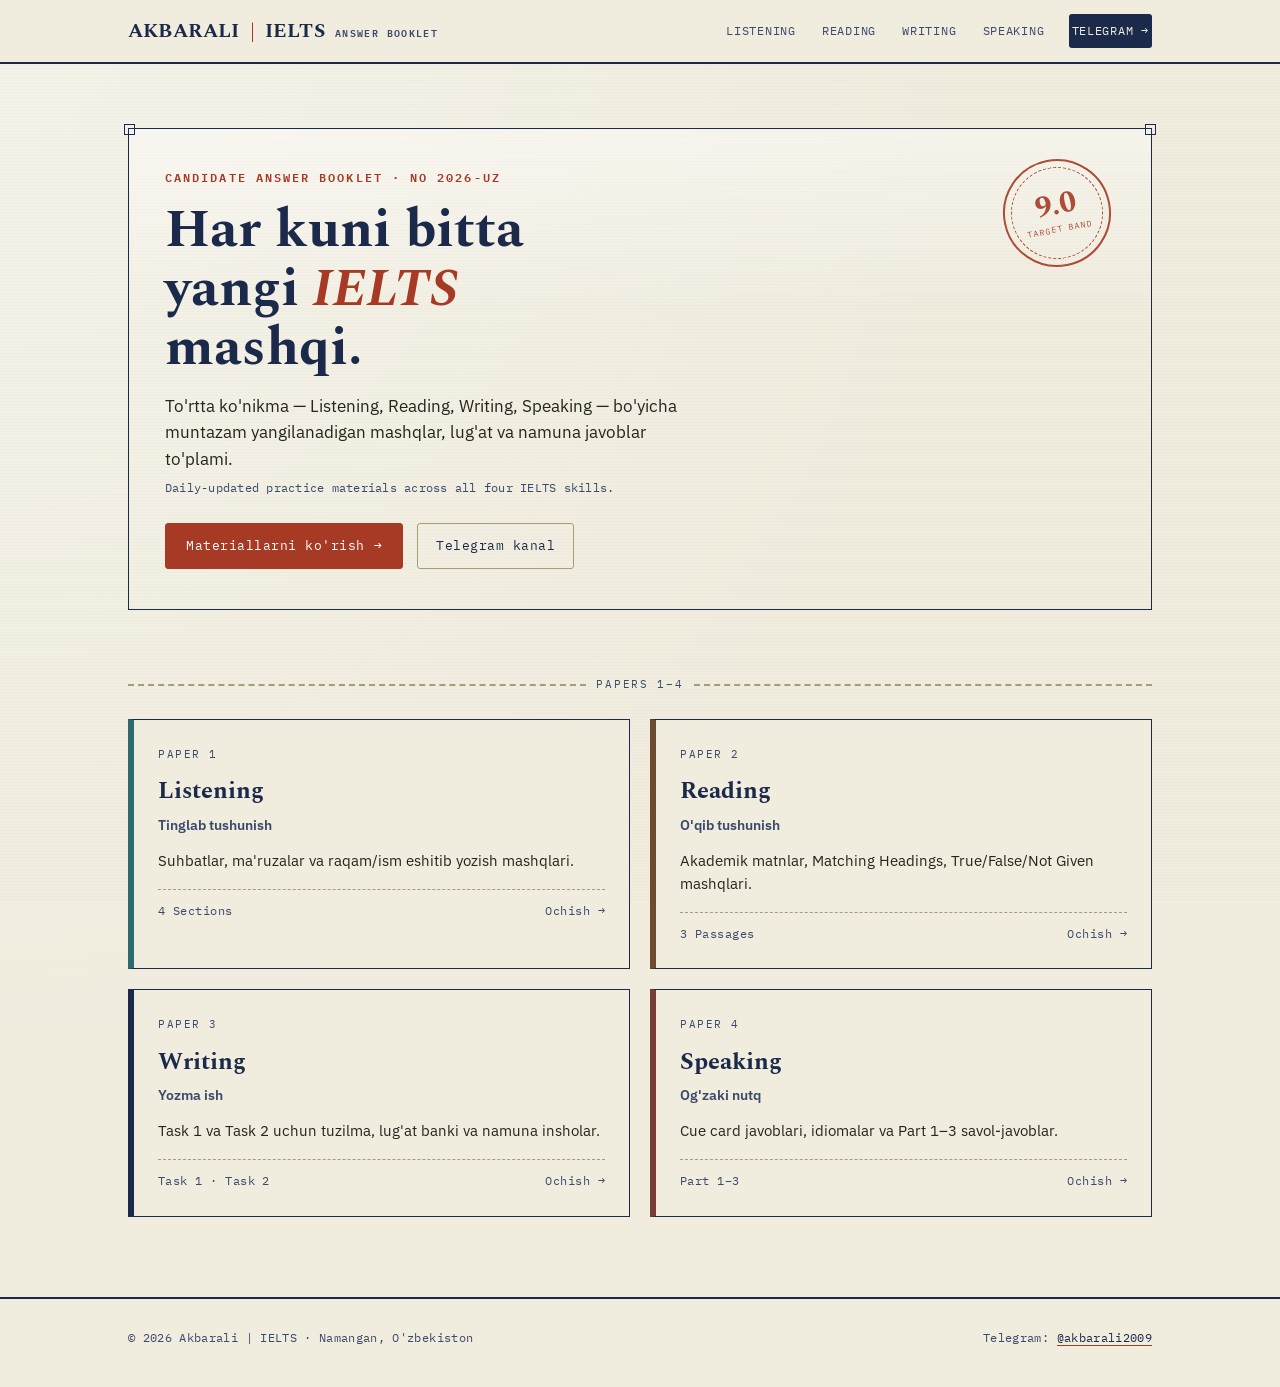
<file: index.html>
<!DOCTYPE html>
<html lang="uz">
<head>
<meta charset="UTF-8">
<meta name="viewport" content="width=device-width, initial-scale=1.0">
<title>Akbarali | IELTS — Kundalik materiallar markazi</title>
<meta name="description" content="Akbarali IELTS — Writing, Reading, Listening va Speaking bo'yicha har kuni yangilanadigan materiallar.">
<link rel="stylesheet" href="styles.css">
</head>
<body>

<header class="topbar">
  <div class="wrap">
    <a href="index.html" class="brand">AKBARALI<span class="pipe">|</span>IELTS <small>Answer Booklet</small></a>
    <nav class="nav-links">
      <a href="listening.html">Listening</a>
      <a href="reading.html">Reading</a>
      <a href="writing.html">Writing</a>
      <a href="speaking.html">Speaking</a>
      <a class="tg-btn" href="https://t.me/akbarali2009" target="_blank" rel="noopener">Telegram →</a>
    </nav>
  </div>
</header>

<main>
  <section class="hero">
    <div class="wrap">
      <div class="hero-frame">
        <div class="seal">
          <div><span class="band">9.0</span><span class="label">Target Band</span></div>
        </div>
        <p class="eyebrow">Candidate Answer Booklet · No 2026-UZ</p>
        <h1>Har kuni bitta yangi <em>IELTS</em> mashqi.</h1>
        <p class="lead">
          To'rtta ko'nikma — Listening, Reading, Writing, Speaking — bo'yicha muntazam yangilanadigan mashqlar, lug'at va namuna javoblar to'plami.
          <span class="en">Daily-updated practice materials across all four IELTS skills.</span>
        </p>
        <div class="hero-actions">
          <a class="btn-primary" href="#papers">Materiallarni ko'rish →</a>
          <a class="btn-ghost" href="https://t.me/akbarali2009" target="_blank" rel="noopener">Telegram kanal</a>
        </div>
      </div>
    </div>
  </section>

  <div class="wrap">
    <div class="tear"><div class="dots"></div><span class="tag">Papers 1–4</span><div class="dots"></div></div>
  </div>

  <section class="wrap" id="papers">
    <div class="papers">
      <a class="paper-card listening" href="listening.html">
        <span class="paper-no badge-color-listening">Paper 1</span>
        <h3>Listening</h3>
        <p class="uz">Tinglab tushunish</p>
        <p>Suhbatlar, ma'ruzalar va raqam/ism eshitib yozish mashqlari.</p>
        <div class="meta"><span>4 Sections</span><span class="arrow">Ochish →</span></div>
      </a>
      <a class="paper-card reading" href="reading.html">
        <span class="paper-no badge-color-reading">Paper 2</span>
        <h3>Reading</h3>
        <p class="uz">O'qib tushunish</p>
        <p>Akademik matnlar, Matching Headings, True/False/Not Given mashqlari.</p>
        <div class="meta"><span>3 Passages</span><span class="arrow">Ochish →</span></div>
      </a>
      <a class="paper-card writing" href="writing.html">
        <span class="paper-no badge-color-writing">Paper 3</span>
        <h3>Writing</h3>
        <p class="uz">Yozma ish</p>
        <p>Task 1 va Task 2 uchun tuzilma, lug'at banki va namuna insholar.</p>
        <div class="meta"><span>Task 1 · Task 2</span><span class="arrow">Ochish →</span></div>
      </a>
      <a class="paper-card speaking" href="speaking.html">
        <span class="paper-no badge-color-speaking">Paper 4</span>
        <h3>Speaking</h3>
        <p class="uz">Og'zaki nutq</p>
        <p>Cue card javoblari, idiomalar va Part 1–3 savol-javoblar.</p>
        <div class="meta"><span>Part 1–3</span><span class="arrow">Ochish →</span></div>
      </a>
    </div>
  </section>
</main>

<footer>
  <div class="wrap">
    <span class="fnote">© 2026 Akbarali | IELTS · Namangan, O'zbekiston</span>
    <span class="fnote">Telegram: <a href="https://t.me/akbarali2009" target="_blank" rel="noopener">@akbarali2009</a></span>
  </div>
</footer>

</body>
</html>
</file>
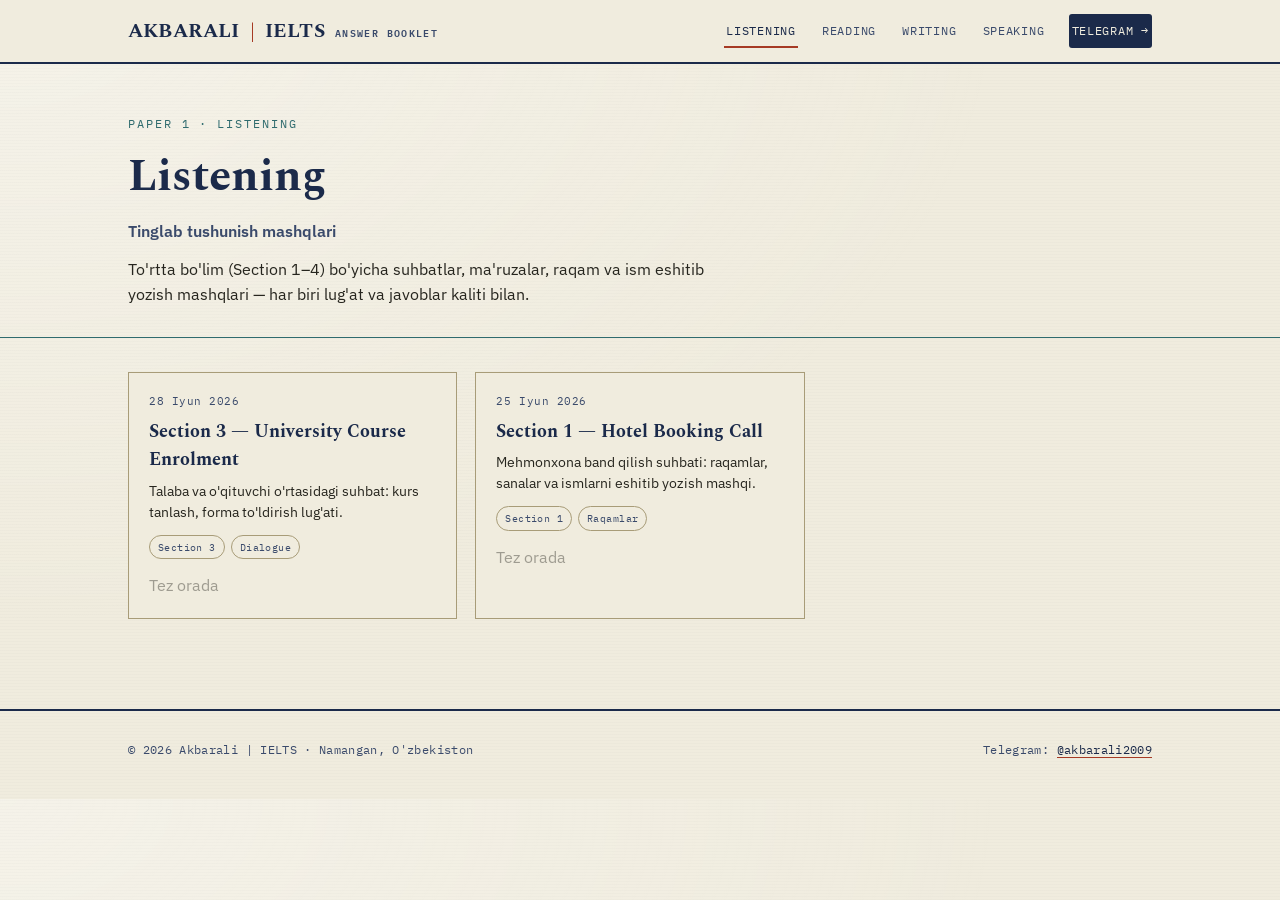
<file: listening.html>
<!DOCTYPE html>
<html lang="uz">
<head>
<meta charset="UTF-8">
<meta name="viewport" content="width=device-width, initial-scale=1.0">
<title>Listening — Akbarali | IELTS</title>
<link rel="stylesheet" href="styles.css">
</head>
<body>

<header class="topbar">
  <div class="wrap">
    <a href="index.html" class="brand">AKBARALI<span class="pipe">|</span>IELTS <small>Answer Booklet</small></a>
    <nav class="nav-links">
      <a href="listening.html" class="active">Listening</a>
      <a href="reading.html">Reading</a>
      <a href="writing.html">Writing</a>
      <a href="speaking.html">Speaking</a>
      <a class="tg-btn" href="https://t.me/akbarali2009" target="_blank" rel="noopener">Telegram →</a>
    </nav>
  </div>
</header>

<section class="skill-hero" style="border-color:var(--c-listening);">
  <div class="wrap">
    <span class="paper-no badge-color-listening">Paper 1 · Listening</span>
    <h1>Listening</h1>
    <p class="uz-sub">Tinglab tushunish mashqlari</p>
    <p class="desc">To'rtta bo'lim (Section 1–4) bo'yicha suhbatlar, ma'ruzalar, raqam va ism eshitib yozish mashqlari — har biri lug'at va javoblar kaliti bilan.</p>
  </div>
</section>

<section class="materials">
  <div class="wrap">
    <div class="materials-grid" id="listening-grid"></div>
  </div>
</section>

<footer>
  <div class="wrap">
    <span class="fnote">© 2026 Akbarali | IELTS · Namangan, O'zbekiston</span>
    <span class="fnote">Telegram: <a href="https://t.me/akbarali2009" target="_blank" rel="noopener">@akbarali2009</a></span>
  </div>
</footer>

<script src="data.js"></script>
<script>renderMaterials(LISTENING, "listening-grid");</script>
</body>
</html>
</file>
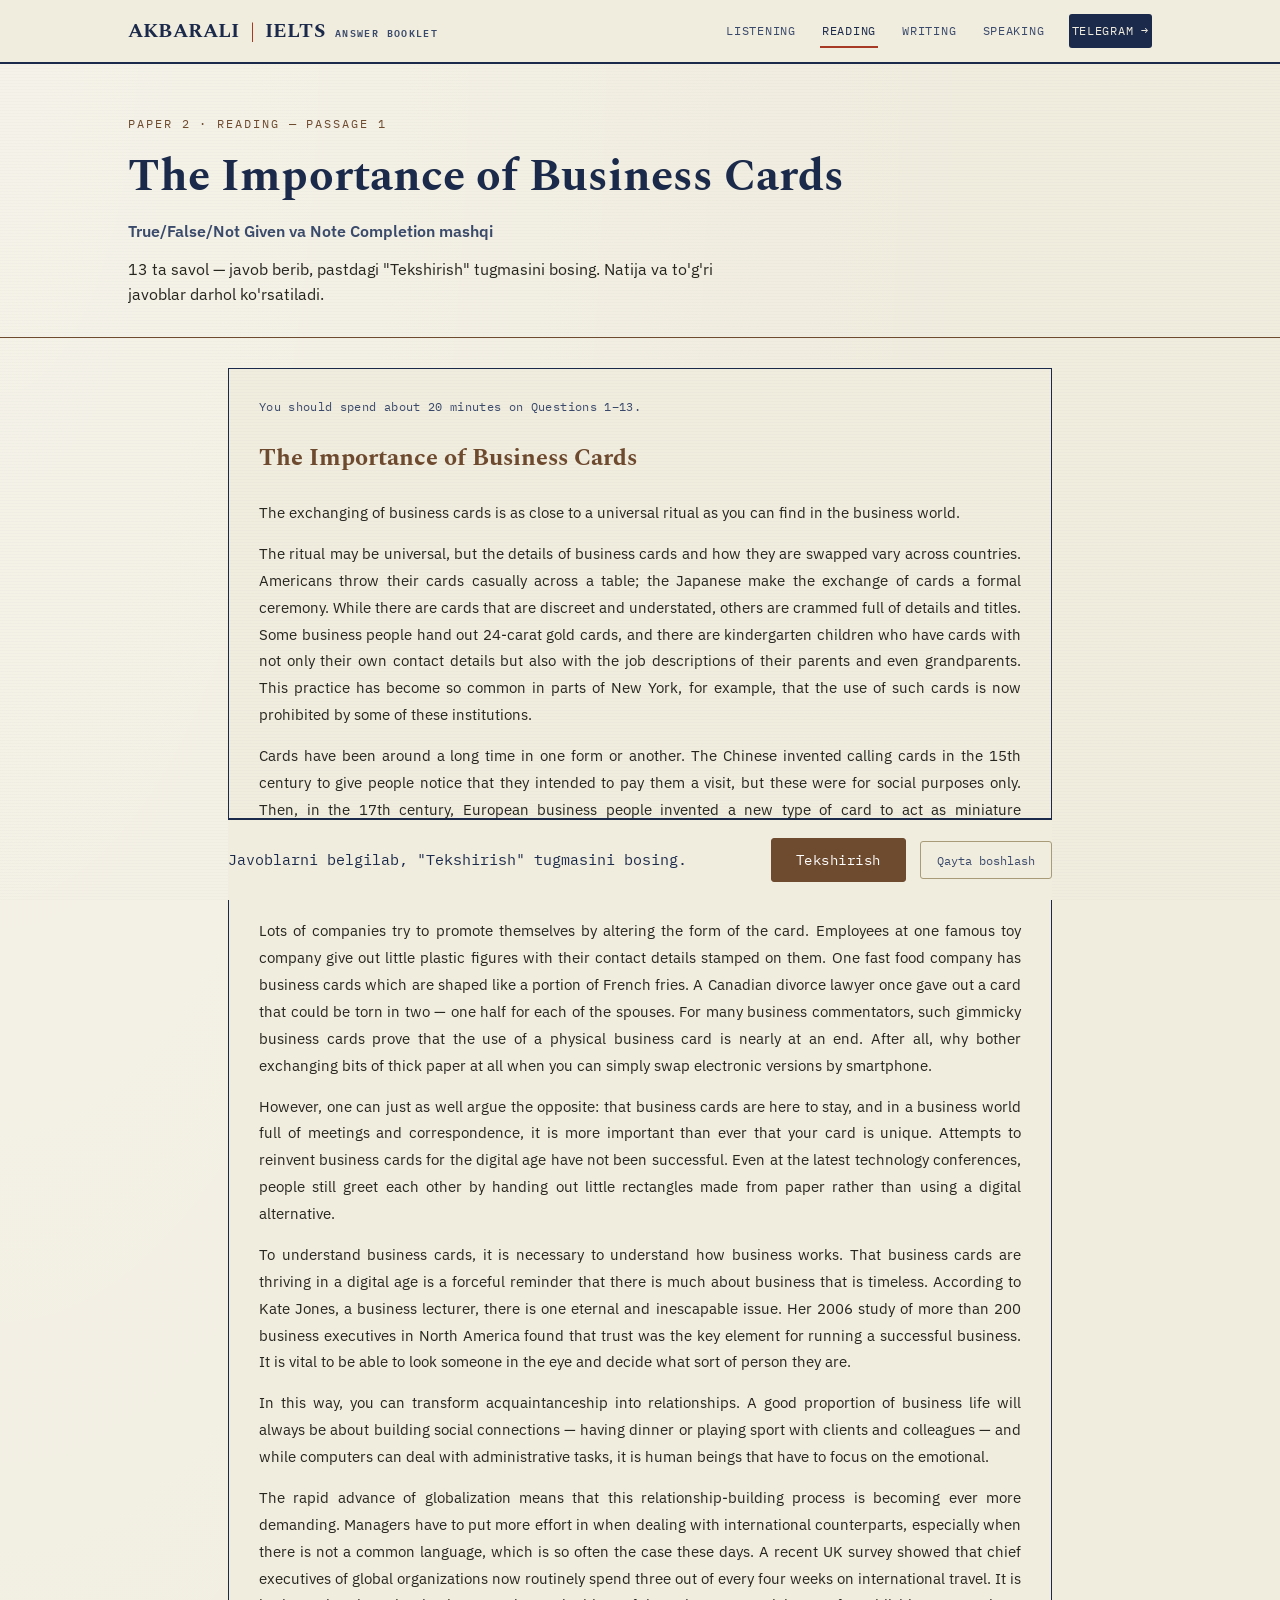
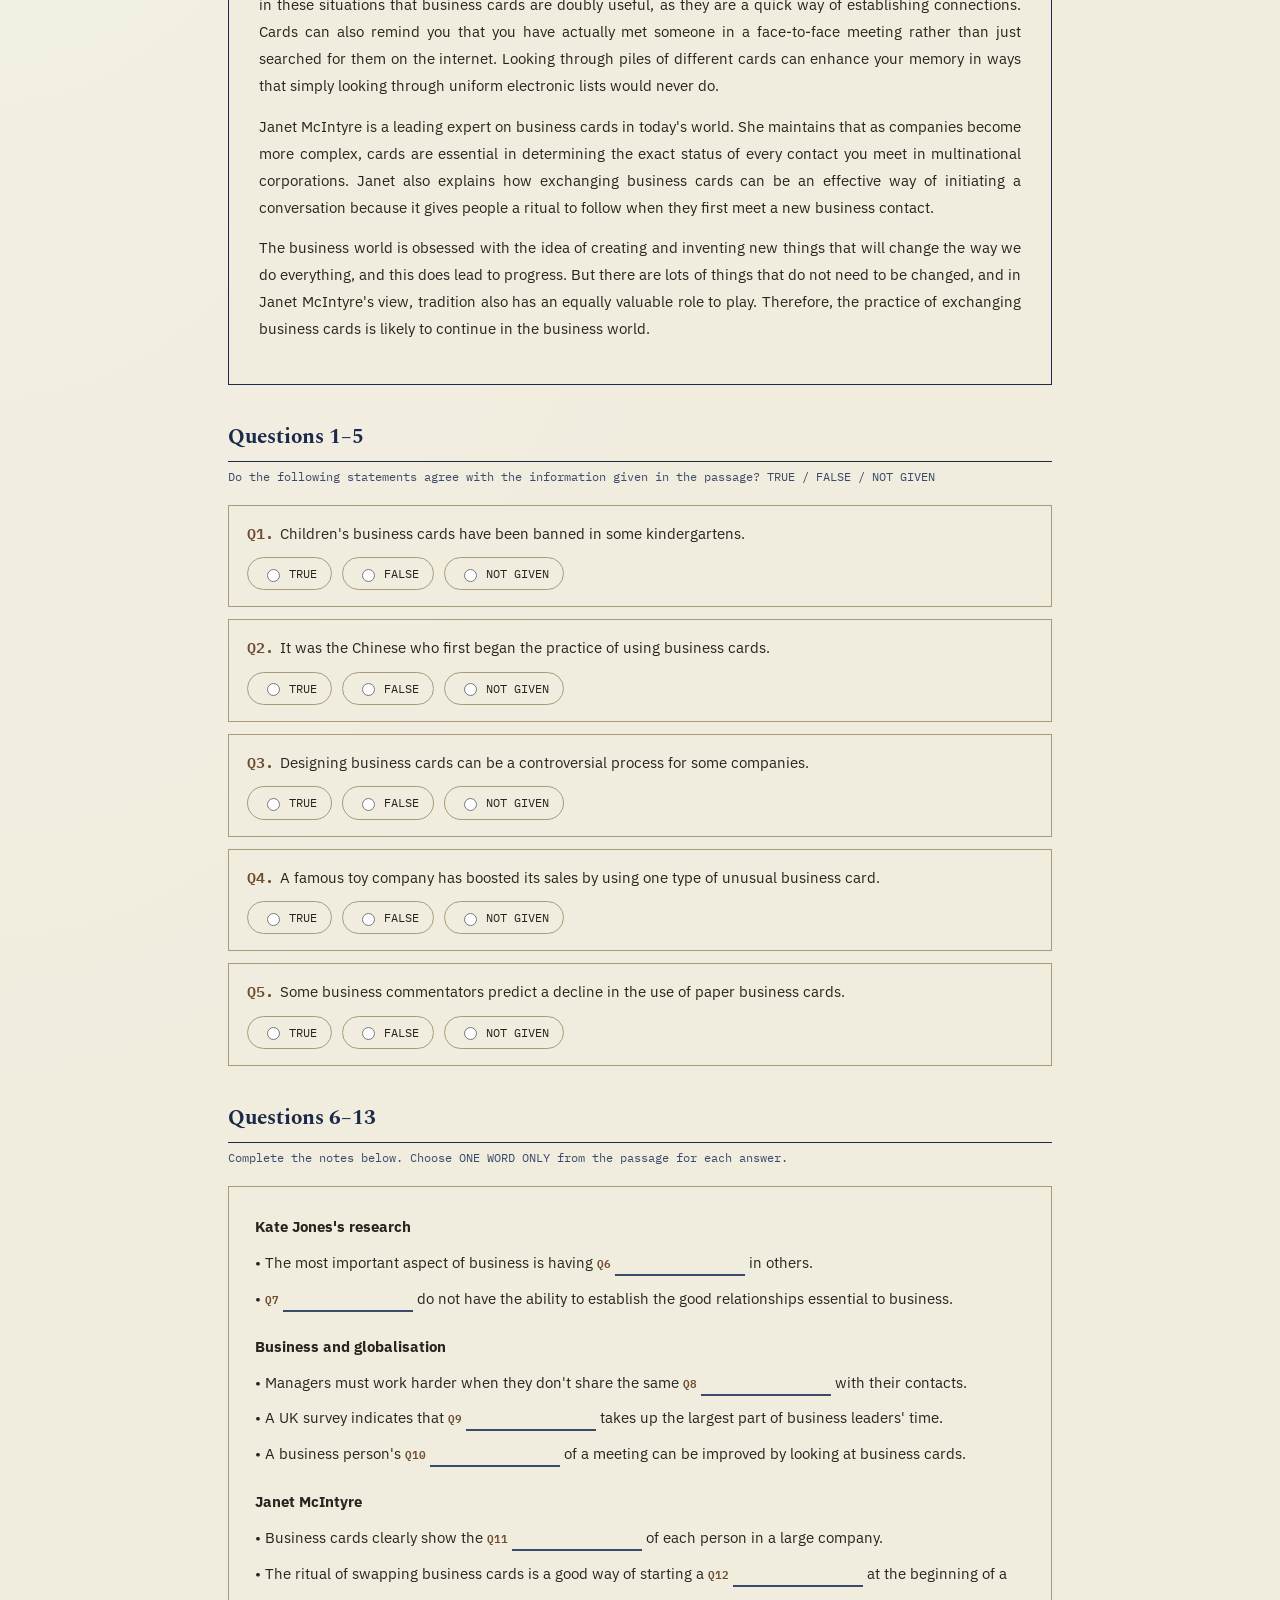
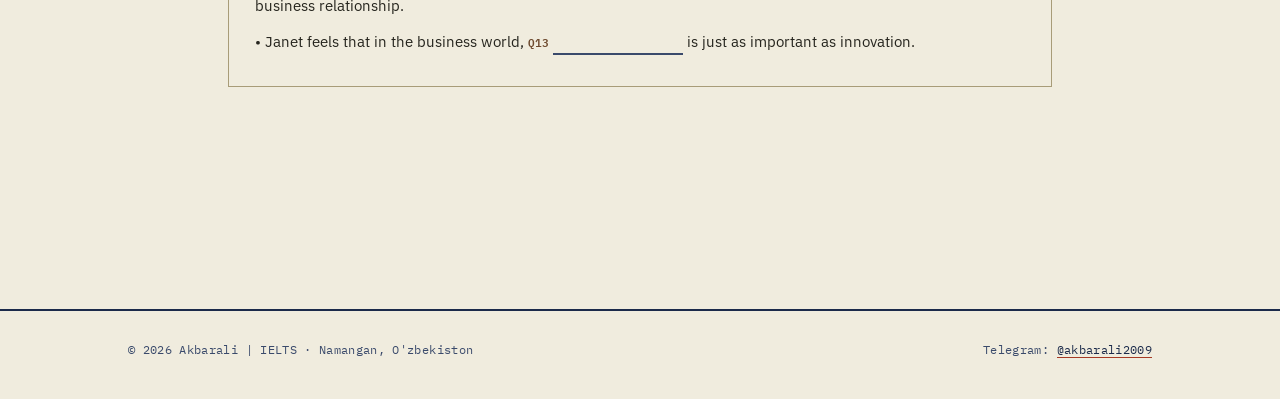
<file: reading-1-business-cards.html>
<!DOCTYPE html>
<html lang="uz">
<head>
<meta charset="UTF-8">
<meta name="viewport" content="width=device-width, initial-scale=1.0">
<title>Reading Passage 1 — The Importance of Business Cards | Akbarali IELTS</title>
<link rel="stylesheet" href="styles.css">
<style>
  .quiz-wrap{ max-width: 880px; margin: 0 auto; padding: 0 28px 80px; }
  .passage-box{
    border: 1.5px solid var(--ink);
    background: var(--paper);
    padding: 28px 30px;
    margin: 30px 0;
    font-size: .96rem;
    line-height: 1.75;
    column-count: 1;
  }
  .passage-box h2{
    font-family: var(--font-display); color: var(--c-reading); font-size: 1.5rem; margin-top:0;
  }
  .passage-box .instr{
    font-family: var(--font-mono); font-size:.72rem; color: var(--ink-soft);
    letter-spacing:.03em; margin-bottom: 20px; display:block;
  }
  .passage-box p{ margin: 0 0 14px; text-align: justify; }

  .qsection{ margin: 36px 0; }
  .qsection h3{
    font-family: var(--font-display); color: var(--ink); font-size: 1.3rem;
    border-bottom: 1.5px solid var(--ink); padding-bottom: 8px; margin-bottom: 6px;
  }
  .qsection .qinstr{
    font-family: var(--font-mono); font-size:.75rem; color: var(--ink-soft); margin-bottom: 18px; display:block;
  }

  .tfng-item{
    border: 1px solid var(--line-strong);
    padding: 16px 18px;
    margin-bottom: 12px;
    background: var(--paper);
  }
  .tfng-item .qtext{ font-size: .94rem; margin: 0 0 12px; }
  .tfng-item .qnum{ font-family: var(--font-mono); color: var(--c-reading); font-weight:600; margin-right:6px;}
  .tfng-options{ display:flex; gap: 10px; flex-wrap: wrap; }
  .tfng-options label{
    font-family: var(--font-mono); font-size: .78rem;
    border: 1px solid var(--line-strong); border-radius: 20px;
    padding: 6px 14px; cursor:pointer; display:flex; align-items:center; gap:6px;
    transition: all .12s ease;
  }
  .tfng-options input{ accent-color: var(--c-reading); }
  .tfng-options label:hover{ border-color: var(--c-reading); }
  .result-tag{
    font-family: var(--font-mono); font-size: .72rem; margin-top: 10px; display:none;
    padding: 4px 10px; border-radius: 3px; width: fit-content;
  }

  .note-block{
    border: 1px solid var(--line-strong);
    background: var(--paper);
    padding: 24px 26px;
    font-size: .95rem;
    line-height: 2.1;
  }
  .note-block .bullet{ margin: 0 0 4px; }
  .blank{
    display:inline-block; width: 130px;
    font-family: var(--font-mono); font-size: .85rem;
    border: none; border-bottom: 2px solid var(--ink-soft);
    background: transparent; padding: 2px 4px;
    text-align:center; color: var(--ink);
  }
  .blank:focus{ outline:none; border-color: var(--c-reading); }
  .qtag{ font-family: var(--font-mono); font-size:.7rem; color: var(--c-reading); font-weight:600; }

  .check-bar{
    position: sticky; bottom: 0;
    background: var(--paper);
    border-top: 2px solid var(--ink);
    padding: 18px 0;
    margin-top: 40px;
    display:flex; align-items:center; justify-content:space-between; flex-wrap:wrap; gap:14px;
    z-index: 10;
  }
  .score-display{
    font-family: var(--font-mono); font-size: .95rem; color: var(--ink);
  }
  .score-display .big{ font-family: var(--font-display); font-size:1.6rem; color: var(--c-reading); font-weight:700; }
  .btn-check{
    font-family: var(--font-mono); font-size:.85rem; letter-spacing:.04em;
    background: var(--c-reading); color:#fff; border: 1px solid var(--c-reading);
    padding: 12px 24px; border-radius:3px; cursor:pointer;
  }
  .btn-check:hover{ background:#563a20; }
  .btn-reset{
    font-family: var(--font-mono); font-size:.78rem;
    background: transparent; border: 1px solid var(--line-strong); color: var(--ink-soft);
    padding: 10px 16px; border-radius:3px; cursor:pointer; margin-left: 10px;
  }

  .correct-mark{ background: #e3f0e2; border-color:#4c7a4c; color:#2f5a2f; }
  .wrong-mark{ background: #f6e3e0; border-color:#a63a24; color:#a63a24; }
  .blank.correct-mark{ border-bottom-color:#4c7a4c; color:#2f5a2f; background: #e3f0e2; }
  .blank.wrong-mark{ border-bottom-color:#a63a24; color:#a63a24; background:#f6e3e0; }
</style>
</head>
<body>

<header class="topbar">
  <div class="wrap">
    <a href="index.html" class="brand">AKBARALI<span class="pipe">|</span>IELTS <small>Answer Booklet</small></a>
    <nav class="nav-links">
      <a href="listening.html">Listening</a>
      <a href="reading.html" class="active">Reading</a>
      <a href="writing.html">Writing</a>
      <a href="speaking.html">Speaking</a>
      <a class="tg-btn" href="https://t.me/akbarali2009" target="_blank" rel="noopener">Telegram →</a>
    </nav>
  </div>
</header>

<section class="skill-hero" style="border-color:var(--c-reading);">
  <div class="wrap">
    <span class="paper-no badge-color-reading">Paper 2 · Reading — Passage 1</span>
    <h1>The Importance of Business Cards</h1>
    <p class="uz-sub">True/False/Not Given va Note Completion mashqi</p>
    <p class="desc">13 ta savol — javob berib, pastdagi "Tekshirish" tugmasini bosing. Natija va to'g'ri javoblar darhol ko'rsatiladi.</p>
  </div>
</section>

<div class="quiz-wrap">

  <div class="passage-box">
    <span class="instr">You should spend about 20 minutes on Questions 1–13.</span>
    <h2>The Importance of Business Cards</h2>
    <p>The exchanging of business cards is as close to a universal ritual as you can find in the business world.</p>
    <p>The ritual may be universal, but the details of business cards and how they are swapped vary across countries. Americans throw their cards casually across a table; the Japanese make the exchange of cards a formal ceremony. While there are cards that are discreet and understated, others are crammed full of details and titles. Some business people hand out 24-carat gold cards, and there are kindergarten children who have cards with not only their own contact details but also with the job descriptions of their parents and even grandparents. This practice has become so common in parts of New York, for example, that the use of such cards is now prohibited by some of these institutions.</p>
    <p>Cards have been around a long time in one form or another. The Chinese invented calling cards in the 15th century to give people notice that they intended to pay them a visit, but these were for social purposes only. Then, in the 17th century, European business people invented a new type of card to act as miniature advertisements, signaling the advent of the business card. In today's world, business cards can cause people to have strong emotional reactions. According to one experienced company director, very few things can provoke more heated discussion at a board meeting than the composition of the company's business cards.</p>
    <p>Lots of companies try to promote themselves by altering the form of the card. Employees at one famous toy company give out little plastic figures with their contact details stamped on them. One fast food company has business cards which are shaped like a portion of French fries. A Canadian divorce lawyer once gave out a card that could be torn in two — one half for each of the spouses. For many business commentators, such gimmicky business cards prove that the use of a physical business card is nearly at an end. After all, why bother exchanging bits of thick paper at all when you can simply swap electronic versions by smartphone.</p>
    <p>However, one can just as well argue the opposite: that business cards are here to stay, and in a business world full of meetings and correspondence, it is more important than ever that your card is unique. Attempts to reinvent business cards for the digital age have not been successful. Even at the latest technology conferences, people still greet each other by handing out little rectangles made from paper rather than using a digital alternative.</p>
    <p>To understand business cards, it is necessary to understand how business works. That business cards are thriving in a digital age is a forceful reminder that there is much about business that is timeless. According to Kate Jones, a business lecturer, there is one eternal and inescapable issue. Her 2006 study of more than 200 business executives in North America found that trust was the key element for running a successful business. It is vital to be able to look someone in the eye and decide what sort of person they are.</p>
    <p>In this way, you can transform acquaintanceship into relationships. A good proportion of business life will always be about building social connections — having dinner or playing sport with clients and colleagues — and while computers can deal with administrative tasks, it is human beings that have to focus on the emotional.</p>
    <p>The rapid advance of globalization means that this relationship-building process is becoming ever more demanding. Managers have to put more effort in when dealing with international counterparts, especially when there is not a common language, which is so often the case these days. A recent UK survey showed that chief executives of global organizations now routinely spend three out of every four weeks on international travel. It is in these situations that business cards are doubly useful, as they are a quick way of establishing connections. Cards can also remind you that you have actually met someone in a face-to-face meeting rather than just searched for them on the internet. Looking through piles of different cards can enhance your memory in ways that simply looking through uniform electronic lists would never do.</p>
    <p>Janet McIntyre is a leading expert on business cards in today's world. She maintains that as companies become more complex, cards are essential in determining the exact status of every contact you meet in multinational corporations. Janet also explains how exchanging business cards can be an effective way of initiating a conversation because it gives people a ritual to follow when they first meet a new business contact.</p>
    <p>The business world is obsessed with the idea of creating and inventing new things that will change the way we do everything, and this does lead to progress. But there are lots of things that do not need to be changed, and in Janet McIntyre's view, tradition also has an equally valuable role to play. Therefore, the practice of exchanging business cards is likely to continue in the business world.</p>
  </div>

  <form id="quizForm">
    <div class="qsection">
      <h3>Questions 1–5</h3>
      <span class="qinstr">Do the following statements agree with the information given in the passage? TRUE / FALSE / NOT GIVEN</span>
      <div id="tfng-container"></div>
    </div>

    <div class="qsection">
      <h3>Questions 6–13</h3>
      <span class="qinstr">Complete the notes below. Choose ONE WORD ONLY from the passage for each answer.</span>
      <div class="note-block">
        <p class="bullet"><strong>Kate Jones's research</strong></p>
        <p class="bullet">• The most important aspect of business is having <span class="qtag">Q6</span> <input class="blank" type="text" data-q="6" autocomplete="off"> in others.</p>
        <p class="bullet">• <span class="qtag">Q7</span> <input class="blank" type="text" data-q="7" autocomplete="off"> do not have the ability to establish the good relationships essential to business.</p>
        <p class="bullet" style="margin-top:16px;"><strong>Business and globalisation</strong></p>
        <p class="bullet">• Managers must work harder when they don't share the same <span class="qtag">Q8</span> <input class="blank" type="text" data-q="8" autocomplete="off"> with their contacts.</p>
        <p class="bullet">• A UK survey indicates that <span class="qtag">Q9</span> <input class="blank" type="text" data-q="9" autocomplete="off"> takes up the largest part of business leaders' time.</p>
        <p class="bullet">• A business person's <span class="qtag">Q10</span> <input class="blank" type="text" data-q="10" autocomplete="off"> of a meeting can be improved by looking at business cards.</p>
        <p class="bullet" style="margin-top:16px;"><strong>Janet McIntyre</strong></p>
        <p class="bullet">• Business cards clearly show the <span class="qtag">Q11</span> <input class="blank" type="text" data-q="11" autocomplete="off"> of each person in a large company.</p>
        <p class="bullet">• The ritual of swapping business cards is a good way of starting a <span class="qtag">Q12</span> <input class="blank" type="text" data-q="12" autocomplete="off"> at the beginning of a business relationship.</p>
        <p class="bullet">• Janet feels that in the business world, <span class="qtag">Q13</span> <input class="blank" type="text" data-q="13" autocomplete="off"> is just as important as innovation.</p>
      </div>
    </div>
  </form>

  <div class="check-bar">
    <div class="score-display" id="scoreDisplay">Javoblarni belgilab, "Tekshirish" tugmasini bosing.</div>
    <div>
      <button class="btn-check" id="checkBtn">Tekshirish</button>
      <button class="btn-reset" id="resetBtn">Qayta boshlash</button>
    </div>
  </div>

</div>

<footer>
  <div class="wrap">
    <span class="fnote">© 2026 Akbarali | IELTS · Namangan, O'zbekiston</span>
    <span class="fnote">Telegram: <a href="https://t.me/akbarali2009" target="_blank" rel="noopener">@akbarali2009</a></span>
  </div>
</footer>

<script>
const TFNG_QUESTIONS = [
  { q: 1, text: "Children's business cards have been banned in some kindergartens.", answer: "TRUE" },
  { q: 2, text: "It was the Chinese who first began the practice of using business cards.", answer: "FALSE" },
  { q: 3, text: "Designing business cards can be a controversial process for some companies.", answer: "TRUE" },
  { q: 4, text: "A famous toy company has boosted its sales by using one type of unusual business card.", answer: "NOT GIVEN" },
  { q: 5, text: "Some business commentators predict a decline in the use of paper business cards.", answer: "TRUE" }
];

const NOTE_ANSWERS = {
  6: "trust",
  7: "computers",
  8: "language",
  9: "travel",
  10: "memory",
  11: "status",
  12: "conversation",
  13: "tradition"
};

const tfContainer = document.getElementById("tfng-container");
TFNG_QUESTIONS.forEach(item => {
  const div = document.createElement("div");
  div.className = "tfng-item";
  div.innerHTML = `
    <p class="qtext"><span class="qnum">Q${item.q}.</span>${item.text}</p>
    <div class="tfng-options">
      <label><input type="radio" name="q${item.q}" value="TRUE"> TRUE</label>
      <label><input type="radio" name="q${item.q}" value="FALSE"> FALSE</label>
      <label><input type="radio" name="q${item.q}" value="NOT GIVEN"> NOT GIVEN</label>
    </div>
    <div class="result-tag" id="result-q${item.q}"></div>
  `;
  tfContainer.appendChild(div);
});

document.getElementById("checkBtn").addEventListener("click", function(e){
  e.preventDefault();
  let correctCount = 0;
  const total = 13;

  TFNG_QUESTIONS.forEach(item => {
    const selected = document.querySelector(`input[name="q${item.q}"]:checked`);
    const resultTag = document.getElementById(`result-q${item.q}`);
    const itemBox = resultTag.closest(".tfng-item");
    resultTag.style.display = "block";
    if(selected && selected.value === item.answer){
      correctCount++;
      resultTag.textContent = "✓ To'g'ri";
      resultTag.className = "result-tag correct-mark";
      itemBox.style.borderColor = "#4c7a4c";
    } else {
      resultTag.textContent = selected ? `✗ Noto'g'ri — to'g'ri javob: ${item.answer}` : `Javob berilmagan — to'g'ri javob: ${item.answer}`;
      resultTag.className = "result-tag wrong-mark";
      itemBox.style.borderColor = "#a63a24";
    }
  });

  Object.keys(NOTE_ANSWERS).forEach(qnum => {
    const input = document.querySelector(`.blank[data-q="${qnum}"]`);
    const userVal = input.value.trim().toLowerCase();
    const correctVal = NOTE_ANSWERS[qnum];
    if(userVal === correctVal){
      correctCount++;
      input.classList.add("correct-mark");
      input.classList.remove("wrong-mark");
    } else {
      input.classList.add("wrong-mark");
      input.classList.remove("correct-mark");
      input.title = `To'g'ri javob: ${correctVal}`;
    }
  });

  const scoreDisplay = document.getElementById("scoreDisplay");
  const percent = Math.round((correctCount/total)*100);
  scoreDisplay.innerHTML = `Natija: <span class="big">${correctCount}/${total}</span> (${percent}%)`;
});

document.getElementById("resetBtn").addEventListener("click", function(){
  document.getElementById("quizForm").reset();
  document.querySelectorAll(".result-tag").forEach(t => t.style.display = "none");
  document.querySelectorAll(".tfng-item").forEach(el => el.style.borderColor = "");
  document.querySelectorAll(".blank").forEach(el => { el.classList.remove("correct-mark","wrong-mark"); el.title=""; });
  document.getElementById("scoreDisplay").textContent = "Javoblarni belgilab, \"Tekshirish\" tugmasini bosing.";
});
</script>

</body>
</html>
</file>
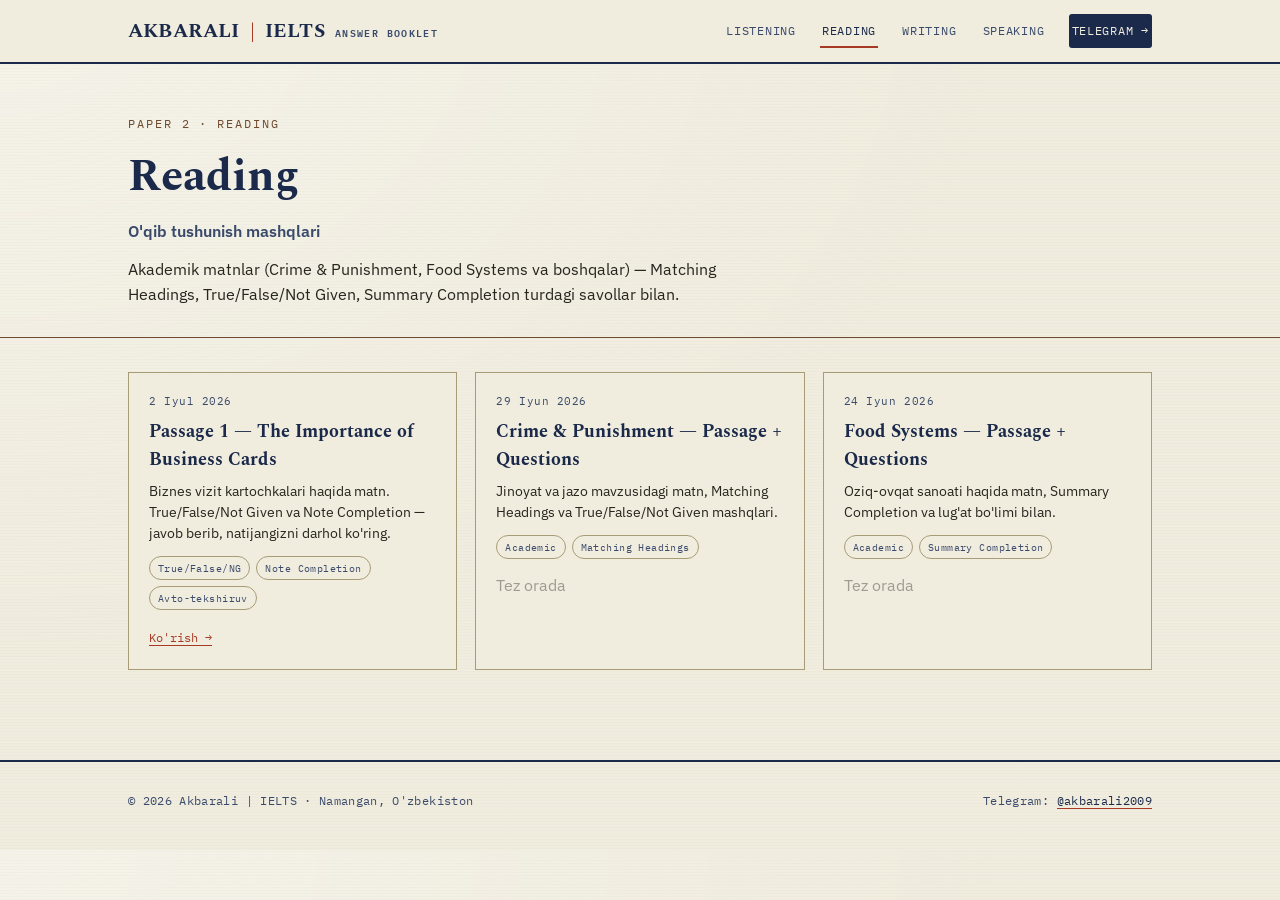
<file: reading.html>
<!DOCTYPE html>
<html lang="uz">
<head>
<meta charset="UTF-8">
<meta name="viewport" content="width=device-width, initial-scale=1.0">
<title>Reading — Akbarali | IELTS</title>
<link rel="stylesheet" href="styles.css">
</head>
<body>

<header class="topbar">
  <div class="wrap">
    <a href="index.html" class="brand">AKBARALI<span class="pipe">|</span>IELTS <small>Answer Booklet</small></a>
    <nav class="nav-links">
      <a href="listening.html">Listening</a>
      <a href="reading.html" class="active">Reading</a>
      <a href="writing.html">Writing</a>
      <a href="speaking.html">Speaking</a>
      <a class="tg-btn" href="https://t.me/akbarali2009" target="_blank" rel="noopener">Telegram →</a>
    </nav>
  </div>
</header>

<section class="skill-hero" style="border-color:var(--c-reading);">
  <div class="wrap">
    <span class="paper-no badge-color-reading">Paper 2 · Reading</span>
    <h1>Reading</h1>
    <p class="uz-sub">O'qib tushunish mashqlari</p>
    <p class="desc">Akademik matnlar (Crime & Punishment, Food Systems va boshqalar) — Matching Headings, True/False/Not Given, Summary Completion turdagi savollar bilan.</p>
  </div>
</section>

<section class="materials">
  <div class="wrap">
    <div class="materials-grid" id="reading-grid"></div>
  </div>
</section>

<footer>
  <div class="wrap">
    <span class="fnote">© 2026 Akbarali | IELTS · Namangan, O'zbekiston</span>
    <span class="fnote">Telegram: <a href="https://t.me/akbarali2009" target="_blank" rel="noopener">@akbarali2009</a></span>
  </div>
</footer>

<script src="data.js"></script>
<script>renderMaterials(READING, "reading-grid");</script>
</body>
</html>
</file>
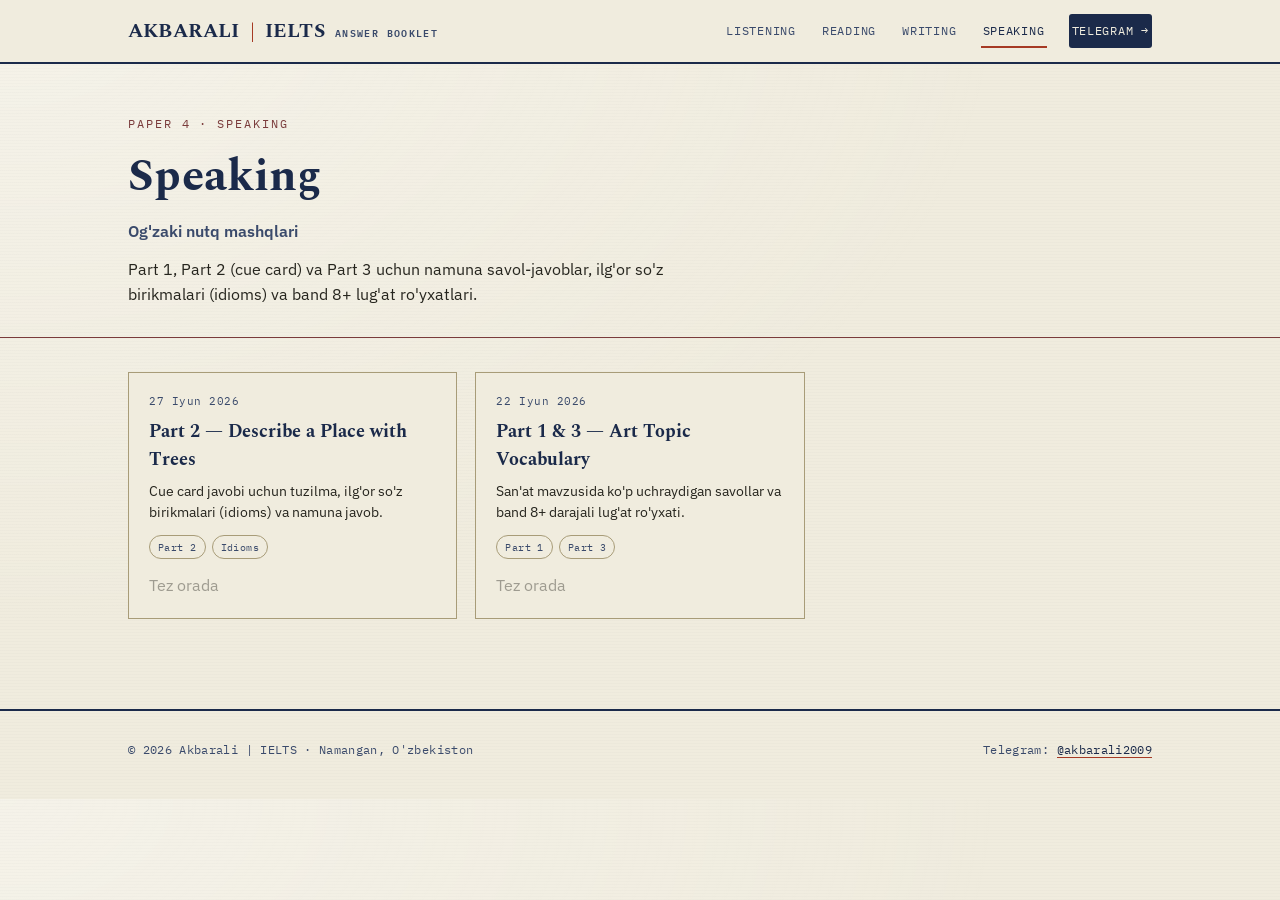
<file: speaking.html>
<!DOCTYPE html>
<html lang="uz">
<head>
<meta charset="UTF-8">
<meta name="viewport" content="width=device-width, initial-scale=1.0">
<title>Speaking — Akbarali | IELTS</title>
<link rel="stylesheet" href="styles.css">
</head>
<body>

<header class="topbar">
  <div class="wrap">
    <a href="index.html" class="brand">AKBARALI<span class="pipe">|</span>IELTS <small>Answer Booklet</small></a>
    <nav class="nav-links">
      <a href="listening.html">Listening</a>
      <a href="reading.html">Reading</a>
      <a href="writing.html">Writing</a>
      <a href="speaking.html" class="active">Speaking</a>
      <a class="tg-btn" href="https://t.me/akbarali2009" target="_blank" rel="noopener">Telegram →</a>
    </nav>
  </div>
</header>

<section class="skill-hero" style="border-color:var(--c-speaking);">
  <div class="wrap">
    <span class="paper-no badge-color-speaking">Paper 4 · Speaking</span>
    <h1>Speaking</h1>
    <p class="uz-sub">Og'zaki nutq mashqlari</p>
    <p class="desc">Part 1, Part 2 (cue card) va Part 3 uchun namuna savol-javoblar, ilg'or so'z birikmalari (idioms) va band 8+ lug'at ro'yxatlari.</p>
  </div>
</section>

<section class="materials">
  <div class="wrap">
    <div class="materials-grid" id="speaking-grid"></div>
  </div>
</section>

<footer>
  <div class="wrap">
    <span class="fnote">© 2026 Akbarali | IELTS · Namangan, O'zbekiston</span>
    <span class="fnote">Telegram: <a href="https://t.me/akbarali2009" target="_blank" rel="noopener">@akbarali2009</a></span>
  </div>
</footer>

<script src="data.js"></script>
<script>renderMaterials(SPEAKING, "speaking-grid");</script>
</body>
</html>
</file>
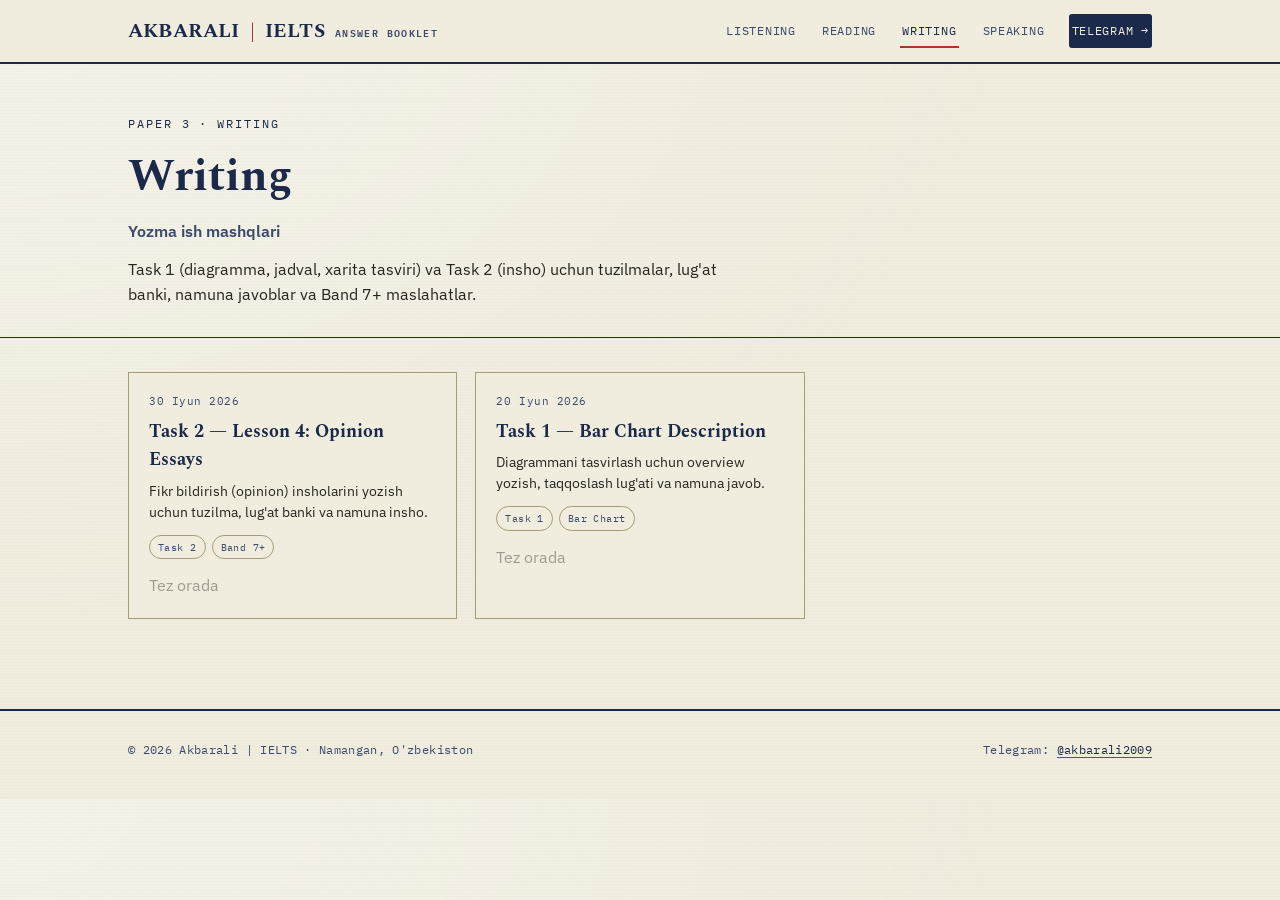
<file: writing.html>
<!DOCTYPE html>
<html lang="uz">
<head>
<meta charset="UTF-8">
<meta name="viewport" content="width=device-width, initial-scale=1.0">
<title>Writing — Akbarali | IELTS</title>
<link rel="stylesheet" href="styles.css">
</head>
<body>

<header class="topbar">
  <div class="wrap">
    <a href="index.html" class="brand">AKBARALI<span class="pipe">|</span>IELTS <small>Answer Booklet</small></a>
    <nav class="nav-links">
      <a href="listening.html">Listening</a>
      <a href="reading.html">Reading</a>
      <a href="writing.html" class="active">Writing</a>
      <a href="speaking.html">Speaking</a>
      <a class="tg-btn" href="https://t.me/akbarali2009" target="_blank" rel="noopener">Telegram →</a>
    </nav>
  </div>
</header>

<section class="skill-hero" style="border-color:var(--c-writing);">
  <div class="wrap">
    <span class="paper-no badge-color-writing">Paper 3 · Writing</span>
    <h1>Writing</h1>
    <p class="uz-sub">Yozma ish mashqlari</p>
    <p class="desc">Task 1 (diagramma, jadval, xarita tasviri) va Task 2 (insho) uchun tuzilmalar, lug'at banki, namuna javoblar va Band 7+ maslahatlar.</p>
  </div>
</section>

<section class="materials">
  <div class="wrap">
    <div class="materials-grid" id="writing-grid"></div>
  </div>
</section>

<footer>
  <div class="wrap">
    <span class="fnote">© 2026 Akbarali | IELTS · Namangan, O'zbekiston</span>
    <span class="fnote">Telegram: <a href="https://t.me/akbarali2009" target="_blank" rel="noopener">@akbarali2009</a></span>
  </div>
</footer>

<script src="data.js"></script>
<script>renderMaterials(WRITING, "writing-grid");</script>
</body>
</html>
</file>
<file: styles.css>
@import url('https://fonts.googleapis.com/css2?family=Spectral:ital,wght@0,400;0,500;0,600;0,700;1,400&family=IBM+Plex+Sans:wght@400;500;600;700&family=IBM+Plex+Mono:wght@400;500;600&display=swap');

:root{
  --paper: #F0ECDE;
  --paper-alt: #E6DFC8;
  --ink: #1B2A4A;
  --ink-soft: #3A4A6B;
  --charcoal: #26251E;
  --stamp: #A63A24;
  --gold: #93711F;
  --line: #C6BCA0;
  --line-strong: #a89c78;
  --paper-shadow: rgba(27,42,74,0.12);

  --c-listening: #2F6B6E;
  --c-listening-bg: #E4EEEC;
  --c-reading: #6E4A2E;
  --c-reading-bg: #EFE6DA;
  --c-writing: #1B2A4A;
  --c-writing-bg: #E3E6EE;
  --c-speaking: #7A3B3B;
  --c-speaking-bg: #F0E1DE;

  --font-display: 'Spectral', Georgia, serif;
  --font-body: 'IBM Plex Sans', Arial, sans-serif;
  --font-mono: 'IBM Plex Mono', 'Courier New', monospace;
}

*{ box-sizing: border-box; }

html{ scroll-behavior: smooth; }

body{
  margin:0;
  background:
    radial-gradient(ellipse at top left, rgba(255,255,255,0.35), transparent 55%),
    var(--paper);
  color: var(--charcoal);
  font-family: var(--font-body);
  line-height: 1.55;
  -webkit-font-smoothing: antialiased;
}

/* subtle paper grain via layered gradients */
body::before{
  content:"";
  position: fixed; inset:0;
  pointer-events:none;
  background-image:
    repeating-linear-gradient(0deg, rgba(27,42,74,0.015) 0px, rgba(27,42,74,0.015) 1px, transparent 1px, transparent 3px);
  z-index: 0;
}

a{ color: inherit; }

.wrap{
  max-width: 1080px;
  margin: 0 auto;
  padding: 0 28px;
  position: relative;
  z-index: 1;
}

/* ---------- Top bar ---------- */
.topbar{
  border-bottom: 2px solid var(--ink);
  background: var(--paper);
  position: sticky; top:0; z-index: 20;
}
.topbar .wrap{
  display:flex; align-items:center; justify-content:space-between;
  padding-top: 14px; padding-bottom: 14px;
}
.brand{
  display:flex; align-items:baseline; gap:10px;
  font-family: var(--font-display);
  font-weight:700; font-size: 1.25rem; letter-spacing:.01em;
  text-decoration:none; color:var(--ink);
}
.brand .pipe{ color: var(--stamp); font-weight:400; }
.brand small{
  font-family: var(--font-mono);
  font-size: .62rem; letter-spacing:.14em; text-transform:uppercase;
  color: var(--ink-soft); font-weight:600;
}
.nav-links{ display:flex; gap: 22px; align-items:center; }
.nav-links a{
  font-family: var(--font-mono);
  font-size:.78rem; letter-spacing:.06em; text-transform:uppercase;
  text-decoration:none; color: var(--ink-soft);
  padding: 6px 2px; border-bottom: 2px solid transparent;
}
.nav-links a:hover, .nav-links a.active{ color: var(--ink); border-color: var(--stamp); }
.tg-btn{
  font-family: var(--font-mono);
  font-size:.75rem; letter-spacing:.04em;
  background: var(--ink); color: var(--paper) !important;
  padding: 8px 14px; border-radius: 3px; text-decoration:none;
  border:1px solid var(--ink);
}
.tg-btn:hover{ background: var(--stamp); border-color: var(--stamp); }

/* ---------- Hero ---------- */
.hero{
  padding: 64px 0 40px;
  position: relative;
}
.hero-frame{
  border: 1.5px solid var(--ink);
  padding: 40px 36px;
  position: relative;
  background: linear-gradient(180deg, rgba(255,255,255,0.4), transparent 40%);
}
.hero-frame::before, .hero-frame::after{
  content:""; position:absolute; width:9px; height:9px;
  border: 1.5px solid var(--ink); top:-5px;
}
.hero-frame::before{ left:-5px; }
.hero-frame::after{ right:-5px; }
.eyebrow{
  font-family: var(--font-mono);
  font-size:.72rem; letter-spacing:.18em; text-transform:uppercase;
  color: var(--stamp); font-weight:600; margin:0 0 14px;
}
.hero h1{
  font-family: var(--font-display);
  font-size: clamp(2.1rem, 5vw, 3.4rem);
  line-height: 1.08;
  margin: 0 0 16px;
  color: var(--ink);
  font-weight: 700;
  max-width: 15ch;
}
.hero h1 em{ font-style: italic; color: var(--stamp); }
.hero p.lead{
  font-size: 1.05rem;
  max-width: 52ch;
  color: var(--charcoal);
  margin: 0 0 26px;
}
.hero p.lead .en{
  display:block; font-family: var(--font-mono); font-size:.78rem;
  color: var(--ink-soft); margin-top:6px; letter-spacing:.02em;
}
.hero-actions{ display:flex; gap:14px; flex-wrap:wrap; align-items:center; }
.btn-primary{
  font-family: var(--font-mono); font-size:.82rem; letter-spacing:.04em;
  background: var(--stamp); color:#fff; text-decoration:none;
  padding: 12px 20px; border-radius:3px; display:inline-flex; align-items:center; gap:8px;
  border: 1px solid var(--stamp);
}
.btn-primary:hover{ background:#8c3018; }
.btn-ghost{
  font-family: var(--font-mono); font-size:.82rem; letter-spacing:.04em;
  color: var(--ink); text-decoration:none;
  padding: 12px 18px; border-radius:3px; border: 1px solid var(--line-strong);
}
.btn-ghost:hover{ border-color: var(--ink); }

/* stamp seal */
.seal{
  position:absolute; top: 30px; right: 40px;
  width: 108px; height:108px;
  border-radius:50%;
  border: 2px solid var(--stamp);
  display:flex; align-items:center; justify-content:center;
  transform: rotate(-11deg);
  color: var(--stamp);
  font-family: var(--font-mono);
  text-align:center;
  opacity:.9;
}
.seal::before{
  content:""; position:absolute; inset:6px; border:1px dashed var(--stamp); border-radius:50%;
}
.seal .band{ font-family: var(--font-display); font-size:1.9rem; font-weight:700; line-height:1; }
.seal .label{ font-size:.52rem; letter-spacing:.12em; text-transform:uppercase; display:block; margin-top:2px;}
@media (max-width: 640px){ .seal{ display:none; } }

/* ---------- Perforated divider ---------- */
.tear{
  display:flex; align-items:center; gap:6px;
  padding: 26px 0;
  color: var(--line-strong);
}
.tear .dots{
  flex:1; height:0; border-top: 2px dashed var(--line-strong);
}
.tear span.tag{
  font-family: var(--font-mono); font-size:.68rem; letter-spacing:.16em;
  text-transform:uppercase; color: var(--ink-soft); white-space:nowrap;
  padding: 0 4px;
}

/* ---------- Section grid (home) ---------- */
.papers{
  display:grid;
  grid-template-columns: repeat(2, 1fr);
  gap: 20px;
  padding-bottom: 60px;
}
@media (max-width: 720px){ .papers{ grid-template-columns: 1fr; } }

.paper-card{
  display:block; text-decoration:none; color:inherit;
  border: 1.5px solid var(--ink);
  background: var(--paper);
  padding: 26px 24px;
  position:relative;
  transition: transform .15s ease, box-shadow .15s ease;
}
.paper-card:hover{ transform: translateY(-3px); box-shadow: 6px 6px 0 var(--paper-shadow); }
.paper-card .paper-no{
  font-family: var(--font-mono); font-size:.7rem; letter-spacing:.14em;
  text-transform:uppercase; color: var(--ink-soft); margin-bottom:10px; display:block;
}
.paper-card h3{
  font-family: var(--font-display); font-size:1.5rem; margin: 0 0 4px; color: var(--ink);
}
.paper-card .uz{ font-size:.86rem; color: var(--ink-soft); margin:0 0 14px; font-weight:600;}
.paper-card p{ margin:0 0 16px; font-size:.92rem; }
.paper-card .meta{
  display:flex; justify-content:space-between; align-items:center;
  font-family: var(--font-mono); font-size:.72rem; letter-spacing:.04em; color: var(--ink-soft);
  border-top: 1px dashed var(--line-strong); padding-top: 12px;
}
.paper-card .arrow{ transition: transform .15s ease; }
.paper-card:hover .arrow{ transform: translateX(4px); }

.paper-card.listening{ border-left: 6px solid var(--c-listening); }
.paper-card.reading{ border-left: 6px solid var(--c-reading); }
.paper-card.writing{ border-left: 6px solid var(--c-writing); }
.paper-card.speaking{ border-left: 6px solid var(--c-speaking); }

/* ---------- Skill page header ---------- */
.skill-hero{
  padding: 46px 0 30px;
  border-bottom: 1.5px solid var(--ink);
}
.skill-hero .paper-no{
  font-family: var(--font-mono); font-size:.75rem; letter-spacing:.16em; text-transform:uppercase;
}
.skill-hero h1{
  font-family: var(--font-display); font-size: clamp(2rem,4.5vw,2.8rem); margin: 8px 0 6px; color: var(--ink);
}
.skill-hero .uz-sub{ font-size:1rem; color: var(--ink-soft); font-weight:600; margin:0 0 14px;}
.skill-hero p.desc{ max-width: 60ch; margin:0; }

/* ---------- Material cards ---------- */
.materials{ padding: 34px 0 70px; }
.materials-grid{
  display:grid; grid-template-columns: repeat(auto-fill, minmax(280px,1fr));
  gap: 18px;
}
.mat-card{
  border: 1px solid var(--line-strong);
  background: var(--paper);
  padding: 20px;
  position:relative;
}
.mat-card .date{
  font-family: var(--font-mono); font-size:.68rem; color: var(--ink-soft);
  letter-spacing:.05em; margin:0 0 8px;
}
.mat-card h4{ font-family: var(--font-display); font-size:1.15rem; margin:0 0 6px; color: var(--ink); }
.mat-card .uz{ font-size:.85rem; color: var(--charcoal); margin: 0 0 12px; }
.mat-card .tags{ display:flex; gap:6px; flex-wrap:wrap; margin-bottom: 14px;}
.mat-card .tag{
  font-family: var(--font-mono); font-size:.65rem; letter-spacing:.04em;
  padding: 3px 8px; border-radius: 20px; border: 1px solid var(--line-strong); color: var(--ink-soft);
}
.mat-card a.open{
  font-family: var(--font-mono); font-size:.75rem; text-decoration:none; color: var(--stamp);
  border-bottom: 1px solid var(--stamp);
}

.empty-state{
  border: 1.5px dashed var(--line-strong);
  padding: 40px 24px; text-align:center; color: var(--ink-soft);
  font-family: var(--font-mono); font-size:.85rem;
}

/* ---------- Footer ---------- */
footer{
  border-top: 2px solid var(--ink);
  padding: 30px 0 40px;
  margin-top: 20px;
}
footer .wrap{
  display:flex; justify-content:space-between; align-items:center; flex-wrap:wrap; gap:12px;
}
footer .fnote{
  font-family: var(--font-mono); font-size:.72rem; color: var(--ink-soft); letter-spacing:.03em;
}
footer a{ text-decoration:none; color: var(--ink); border-bottom:1px solid var(--stamp); }

.badge-color-listening{ color: var(--c-listening); }
.badge-color-reading{ color: var(--c-reading); }
.badge-color-writing{ color: var(--c-writing); }
.badge-color-speaking{ color: var(--c-speaking); }
</file>
